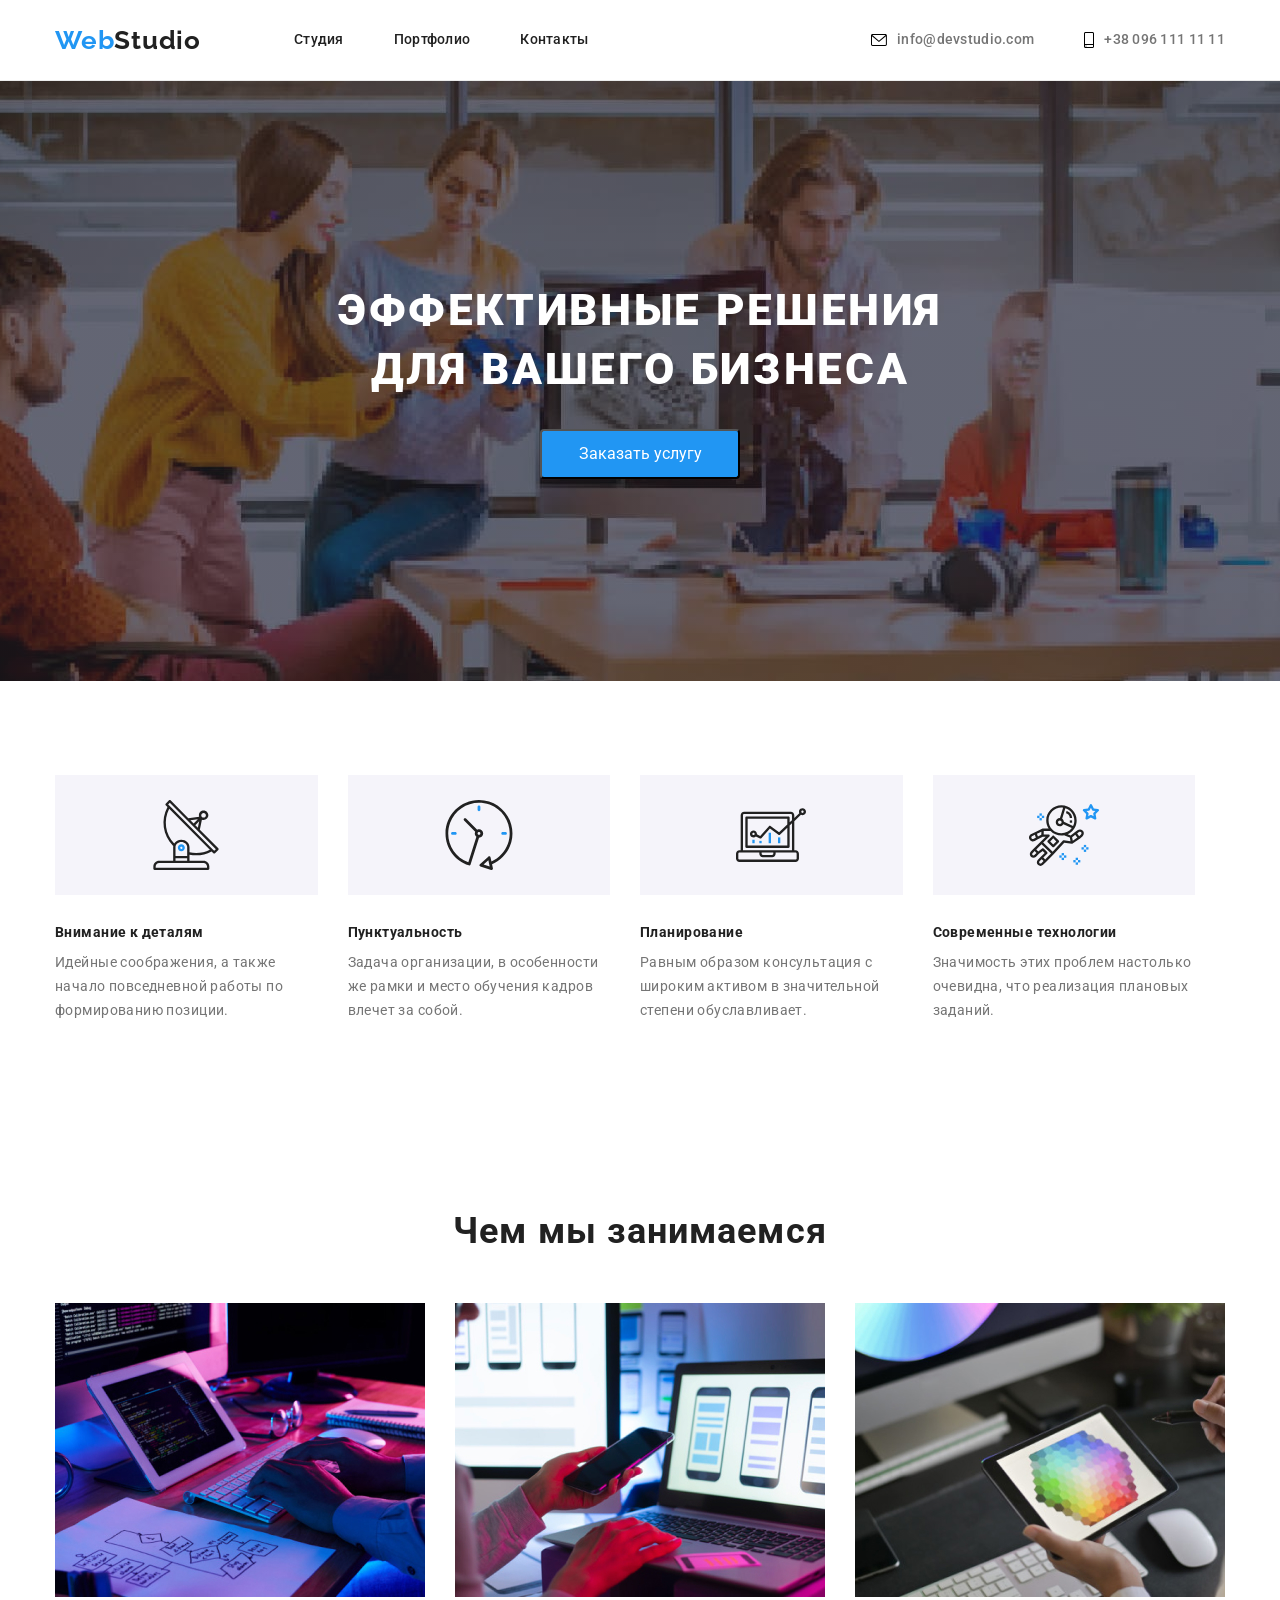
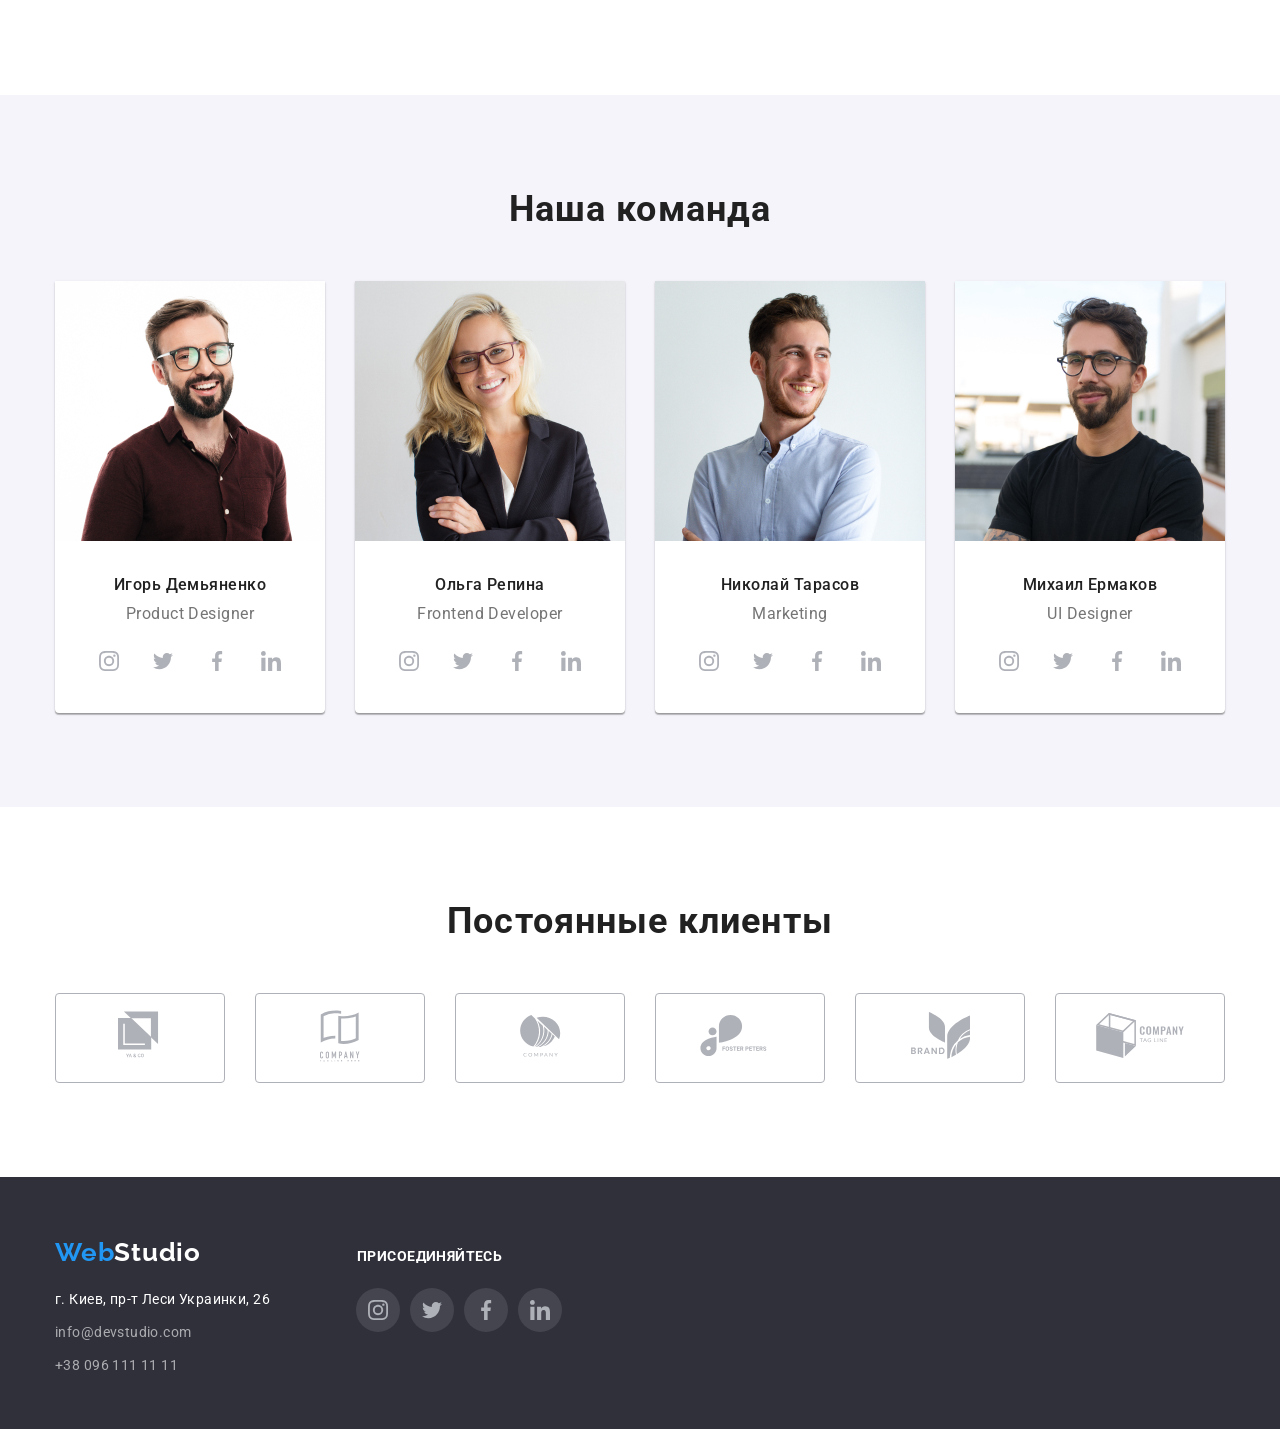
<file: index.html>
<!DOCTYPE html>
<html lang="ru">
<head>
    <meta charset="UTF-8">
    <meta http-equiv="X-UA-Compatible" content="IE=edge">
    <meta name="viewport" content="width=device-width, initial-scale=1.0">
    <title>Document</title>
    <link rel="preconnect" href="https://fonts.gstatic.com"> 
    <link href="https://fonts.googleapis.com/css2?family=Raleway:wght@700&family=Roboto:wght@400;500;700;900&display=swap" rel="stylesheet">
    <link rel="stylesheet" href="https://cdnjs.cloudflare.com/ajax/libs/modern-normalize/1.0.0/modern-normalize.min.css">
    <link rel="stylesheet" href="css/styles.css">
</head>
<body>
    <!-- Шапка -->
    <header class="page-header">
        <div class="container">
            <nav class="main-nav">  
                <a href="./index.html" class="nav-logo"><span class="logo1">Web</span><span class="logo2">Studio</span></a>
                <!-- Навигация на другие страницы -->
                <ul class="site-nav">
                    <li class="nav-list"><a class="nav-link" href="/index.html">Студия</a></li>
                    <li class="nav-list"><a class="nav-link" href="./portfolio.html">Портфолио</a></li>
                    <li class="nav-list"><a class="nav-link" href="">Контакты</a></li>
                </ul>
                <ul class="site-info">
                    <li class="nav-info">
                        <svg width="16px" height="12px">
                            <use href="./images/env-smart.svg#icon-envelope"></use>
                        </svg>
                        <a class="icon-info" href="mailto:info@devstudio.com">info@devstudio.com</a>
                    </li>
                    <li class="nav-info">
                        <svg width="10px" height="16px">
                            <use class="icon-info" href="./images/env-smart.svg#icon-smartphone"></use>
                        </svg>
                        <a class="icon-info" href="tel:+380961111111">+38 096 111 11 11</a></li>   
                </ul>
            </nav>
        </div>
    </header> 
    
    <main>
        <!-- Hero section -->
        <section class="hero-section">
            <div class="container">
                <h1 class="hero-title">Эффективные решения для вашего бизнеса</h1>
                <button type="button" class="hero-button">Заказать услугу</button>
            </div>
        </section>

        <!-- Особенности -->

        <section class="section">
            <div class="container">
                <ul class="site-list">
                <li class="features-list icon-antenna">
                    <h3 class="title">Внимание к деталям</h3>
                    <p class="text">Идейные соображения, а также начало повседневной работы по формированию позиции.</p>
                </li>
                <li class="features-list icon-clock">
                    <h3 class="title icon-diagram">Пунктуальность</h3>
                    <p class="text">Задача организации, в особенности же рамки и место обучения кадров влечет за собой.</p>
                </li>
                <li class="features-list icon-diagram">
                    <h3 class="title">Планирование</h3>
                    <p class="text">Равным образом консультация с широким активом в значительной степени обуславливает.</p>
                </li>
                <li class="features-list icon-astraunavt">
                    <h3 class="title">Современные технологии</h3>
                    <p class="text">Значимость этих проблем настолько очевидна, что реализация плановых заданий.</p>
                </li>
                </ul>
            </div>
            
        </section>

        <!-- Чем мы занимаемся -->
        <section class="section">
            <div class="container">
                <h2 class="section-title">Чем мы занимаемся</h2>
                <ul class="site-list img">
                    <li class="img"><img width="370" src="./images/img1.jpg" alt="Кодировка"></li>
                    <li class="img"><img width="370" src="./images/img2.jpg" alt="Телефон"></li>
                    <li class="img"><img width="370" src="./images/img3.jpg" alt="Планшет"></li>
                </ul>  
            </div> 
        </section>

        <!-- Наша команда -->
        <section class="section ourteam">
            <div class="container">
                <h2 class="section-title">Наша команда</h2>
            <ul class="team-list">
                <li class="team-img">
                    <img width="270" src="./images/portret1.jpg" alt="Игорь Демьяненко">
                    <h4 class="title">Игорь Демьяненко</h4>
                    <p class="text">Product Designer</p>
                    <ul class="icon-society">
                        <li class="list-society">
                            <a class="society" target="blank" rel="noopener noreferrer">
                                <svg width="20px" height="20px">
                                    <use href="./images/society.svg#icon-instagram"></use>
                                </svg>
                            </a>
                        </li>
                        <li class="list-society">
                            <a class="society" target="blank" rel="noopener noreferrer">
                                <svg width="20px" height="20px">
                                    <use href="./images/society.svg#icon-twitter"></use>
                                </svg>
                            </a>
                        </li>
                        <li class="list-society">
                            <a class="society" target="blank" rel="noopener noreferrer">
                                <svg width="20px" height="20px">
                                    <use href="./images/society.svg#icon-facebook"></use>
                                </svg>
                        </a>
                        </li>
                        <li class="list-society">
                            <a class="society" target="blank" rel="noopener noreferrer">
                                <svg width="20px" height="20px">
                                    <use href="./images/society.svg#icon-linkedin"></use>
                                </svg>
                            </a>
                        </li>
                    </ul>
                </li>
                <li class="team-img">
                    <img width="270" src="./images/portret2.jpg" alt="Ольга Репина">
                    <h4 class="title">Ольга Репина</h4>
                    <p class="text">Frontend Developer</p>
                    <ul class="icon-society">
                        <li class="list-society">
                            <a class="society" target="blank" rel="noopener noreferrer">
                                <svg width="20px" height="20px">
                                    <use href="./images/society.svg#icon-instagram"></use>
                                </svg>
                            </a>
                        </li>
                        <li class="list-society">
                            <a class="society" target="blank" rel="noopener noreferrer">
                                <svg width="20px" height="20px">
                                    <use href="./images/society.svg#icon-twitter"></use>
                                </svg>
                            </a>
                        </li>
                        <li class="list-society">
                            <a class="society" target="blank" rel="noopener noreferrer">
                                <svg width="20px" height="20px">
                                    <use href="./images/society.svg#icon-facebook"></use>
                                </svg>
                        </a>
                        </li>
                        <li class="list-society">
                            <a class="society" target="blank" rel="noopener noreferrer">
                                <svg width="20px" height="20px">
                                    <use href="./images/society.svg#icon-linkedin"></use>
                                </svg>
                            </a>
                        </li>
                    </ul>
                </li>
                <li class="team-img">
                    <img width="270" src="./images/portret3.jpg" alt="Николай Тарасов">
                    <h4 class="title">Николай Тарасов</h4>
                    <p class="text">Marketing</p>
                    <ul class="icon-society">
                        <li class="list-society">
                            <a class="society" target="blank" rel="noopener noreferrer">
                                <svg width="20px" height="20px">
                                    <use href="./images/society.svg#icon-instagram"></use>
                                </svg>
                            </a>
                        </li>
                        <li class="list-society">
                            <a class="society" target="blank" rel="noopener noreferrer">
                                <svg width="20px" height="20px">
                                    <use href="./images/society.svg#icon-twitter"></use>
                                </svg>
                            </a>
                        </li>
                        <li class="list-society">
                            <a class="society" target="blank" rel="noopener noreferrer">
                                <svg width="20px" height="20px">
                                    <use href="./images/society.svg#icon-facebook"></use>
                                </svg>
                        </a>
                        </li>
                        <li class="list-society">
                            <a class="society" target="blank" rel="noopener noreferrer">
                                <svg width="20px" height="20px">
                                    <use href="./images/society.svg#icon-linkedin"></use>
                                </svg>
                            </a>
                        </li>
                    </ul>
                </li>
                <li class="team-img">
                    <img width="270" src="./images/portret4.jpg" alt="Михаил Ермаков">
                    <h4 class="title">Михаил Ермаков</h4>
                    <p class="text">UI Designer</p>
                    <ul class="icon-society">
                        <li class="list-society">
                            <a class="society" target="blank" rel="noopener noreferrer">
                                <svg width="20px" height="20px">
                                    <use href="./images/society.svg#icon-instagram"></use>
                                </svg>
                            </a>
                        </li>
                        <li class="list-society">
                            <a class="society" target="blank" rel="noopener noreferrer">
                                <svg width="20px" height="20px">
                                    <use href="./images/society.svg#icon-twitter"></use>
                                </svg>
                            </a>
                        </li>
                        <li class="list-society">
                            <a class="society" target="blank" rel="noopener noreferrer">
                                <svg width="20px" height="20px">
                                    <use href="./images/society.svg#icon-facebook"></use>
                                </svg>
                        </a>
                        </li>
                        <li class="list-society">
                            <a class="society" target="blank" rel="noopener noreferrer">
                                <svg width="20px" height="20px">
                                    <use href="./images/society.svg#icon-linkedin"></use>
                                </svg>
                            </a>
                        </li>
                    </ul>
                </li>
            </ul>
            </div>
        </section>

        <!-- Постоянные клиенты -->
        <section class="section">
            <div class="container">
                <h2 class="section-title">Постоянные клиенты</h2>
                <ul class="clients-list">
                    <li class="icon-list1">
                        <button class="button-client">
                            <svg class="button-logo1" width="44.27px" height="52px">
                                <use href="./images/logos.svg#icon-logo-1"></use>
                            </svg>
                        </button>
                    </li>
                    <li class="icon-list2">
                        <button class="button-client">
                            <svg class="button-logo2" width="40px" height="52px">
                                <use href="./images/logos.svg#icon-logo-2"></use>
                            </svg>
                        </button>
                    </li>
                    <li class="icon-list3">
                        <button class="button-client">
                            <svg class="button-logo3" width="41px" height="42px">
                                <use href="./images/logos.svg#icon-logo-3"></use>
                            </svg>
                        </button>
                    </li>
                    <li class="icon-list4">
                        <button class="button-client">
                            <svg class="button-logo4" width="79.66px" height="42.02px">
                                <use href="./images/logos.svg#icon-logo-4"></use>
                            </svg>
                        </button>
                    </li>
                    <li class="icon-list5">
                        <button class="button-client">
                            <svg class="button-logo5" width="59px" height="47px">
                                <use href="./images/logos.svg#icon-logo-5"></use>
                            </svg>
                        </button>
                    </li>
                    <li class="icon-list6">
                        <button class="button-client">
                            <svg class="button-logo6" width="88.48px" height="45.44px">
                                <use href="./images/logos.svg#icon-logo-6"></use>
                            </svg>
                        </button>
                    </li>
                </ul>
            </div>
        </section>
    </main>

    <!-- Подвал -->
    <footer class="page-footer">
        <div class="container">
            <div class="nav-logo-footer">
                <a href="./index.html"><span class="logo1">Web</span><span class="logo2footer">Studio</span></a>
                <h3 class="connect">присоединяйтесь</h3>
            </div>
            <div class="address-icons">
                <ul class="footer">
                    <li>
                        <address class="footer-address">г. Киев, пр-т Леси Украинки, 26</address>
                    </li>
                    <li class="footer-mail"><a class="mail-tel" href="mailto:info@devstudio.com">info@devstudio.com</a></li>
                    <li class="footer-tel"><a class="mail-tel" href="tel:+380961111111">+38 096 111 11 11</a></li>
                </ul>
                    <ul class="footer-icons">
                        <li class="list-society">
                            <a class="society" target="blank" rel="noopener noreferrer">
                                <svg width="20px" height="20px">
                                    <use href="./images/society.svg#icon-instagram"></use>
                                </svg>
                            </a>
                        </li>
                        <li class="list-society">
                            <a class="society" target="blank" rel="noopener noreferrer">
                                <svg width="20px" height="20px">
                                    <use href="./images/society.svg#icon-twitter"></use>
                                </svg>
                            </a>
                        </li>
                        <li class="list-society">
                            <a class="society" target="blank" rel="noopener noreferrer">
                                <svg width="20px" height="20px">
                                    <use href="./images/society.svg#icon-facebook"></use>
                                </svg>
                        </a>
                        </li>
                        <li class="list-society">
                            <a class="society" target="blank" rel="noopener noreferrer">
                                <svg width="20px" height="20px">
                                    <use href="./images/society.svg#icon-linkedin"></use>
                                </svg>
                            </a>
                        </li>
                    </ul>
            </div>
        </div>
    </footer>

</body>
</html>
</file>
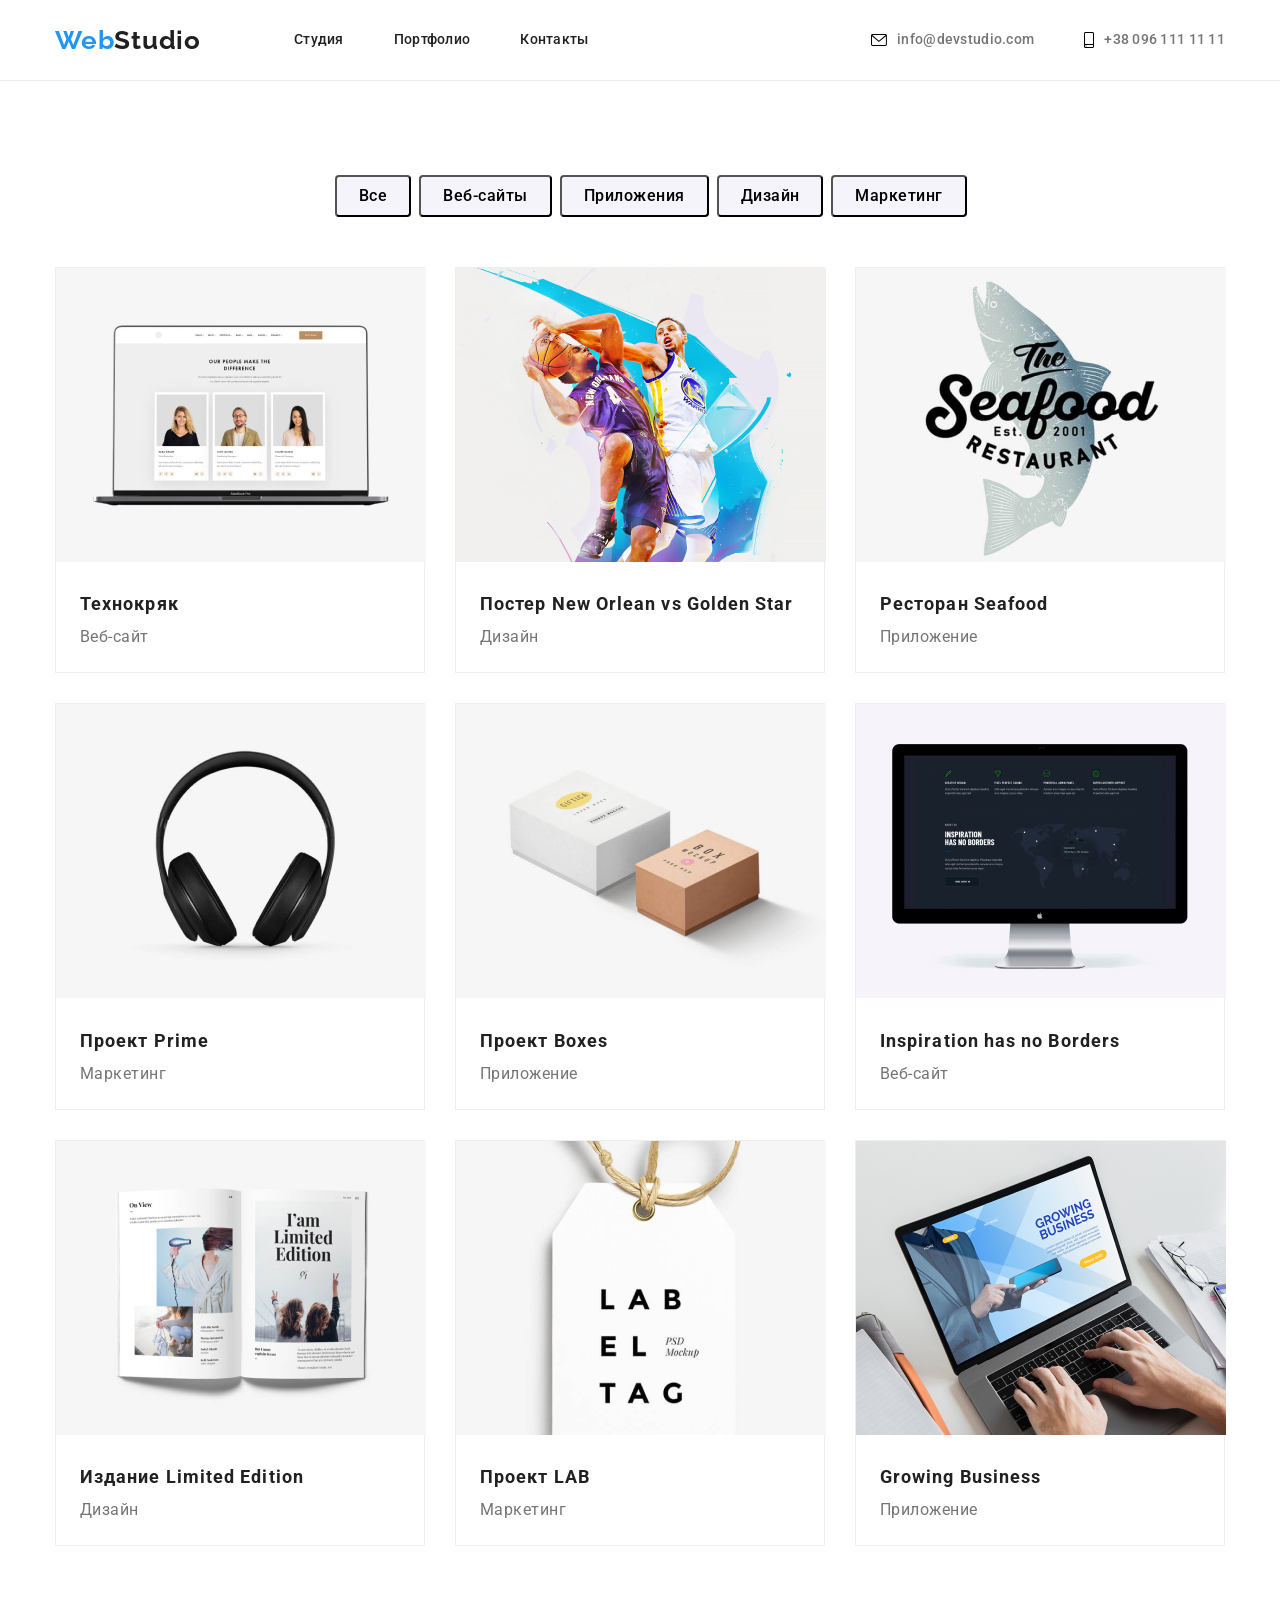
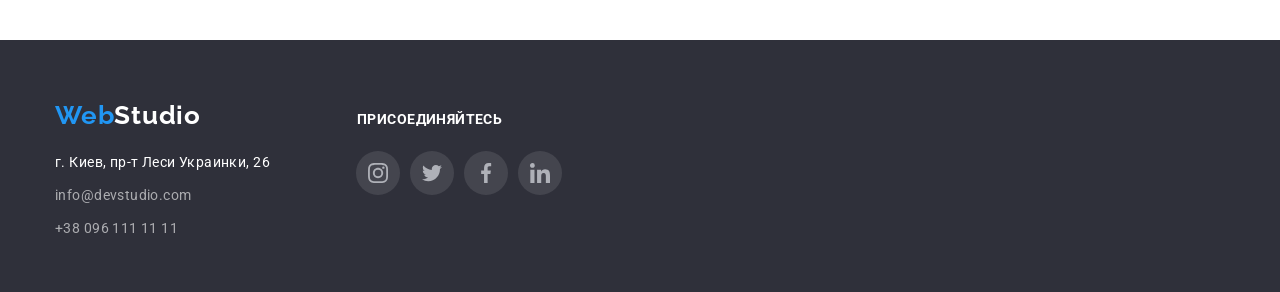
<file: portfolio.html>
<!DOCTYPE html>
<html lang="ru">
<head>
    <meta charset="UTF-8">
    <meta http-equiv="X-UA-Compatible" content="IE=edge">
    <meta name="viewport" content="width=device-width, initial-scale=1.0">
    <title>Document</title>
    <link rel="preconnect" href="https://fonts.gstatic.com"> 
    <link href="https://fonts.googleapis.com/css2?family=Raleway:wght@700&family=Roboto:wght@400;500;700;900&display=swap" rel="stylesheet">
    <link rel="stylesheet" href="https://cdnjs.cloudflare.com/ajax/libs/modern-normalize/1.0.0/modern-normalize.min.css">
    <link rel="stylesheet" href="css/styles.css">
</head>
<body>
    <!-- Шапка -->
    <header class="page-header">
        <div class="container">
            <nav class="main-nav">  
                <a href="./index.html" class="nav-logo"><span class="logo1">Web</span><span class="logo2">Studio</span></a>
                <!-- Навигация на другие страницы -->
                <ul class="site-nav">
                    <li class="nav-list"><a class="nav-link" href="./index.html">Студия</a></li>
                    <li class="nav-list"><a class="nav-link" href="./portfolio.html">Портфолио</a></li>
                    <li class="nav-list"><a class="nav-link" href="">Контакты</a></li>
                </ul>
                <ul class="site-info">
                    <li class="nav-info">
                        <svg width="16px" height="12px">
                            <use href="./images/env-smart.svg#icon-envelope"></use>
                        </svg>
                        <a class="icon-info" href="mailto:info@devstudio.com">info@devstudio.com</a>
                    </li>
                    <li class="nav-info">
                        <svg width="10px" height="16px">
                            <use class="icon-info" href="./images/env-smart.svg#icon-smartphone"></use>
                        </svg>
                        <a class="icon-info" href="tel:+380961111111">+38 096 111 11 11</a></li>   
                </ul>
            </nav>
        </div>
    </header>
      
    <main>
           <!-- Filters section -->
        <section class="section">
            <div class="container">
                <ul class="filter">
                    <li><button type="button" class="filter-button">Все</button></li>
                    <li><button type="button" class="filter-button">Веб-сайты</button></li>
                    <li><button type="button" class="filter-button">Приложения</button></li>
                    <li><button type="button" class="filter-button">Дизайн</button></li>
                    <li><button type="button" class="filter-button">Маркетинг</button></li>
                </ul> 
            </div>
            <!-- Портфолио -->
            <div class="container">
                <ul class="portfolio">
                    <li class="portfolio-card">
                        <img width="370" src="./images/Projects/project1.jpg" alt="Ноутбук">
                            <div class="frame">
                                <h2 class="title">Технокряк</h2>
                                <p class="text">Веб-сайт</p>
                            </div>
                    </li>
                    <li class="portfolio-card">
                        <img width="370" src="./images/Projects/project2.jpg" alt="Баскетбол">
                            <div class="frame">
                                <h2 class="title">Постер New Orlean vs Golden Star</h2>
                                <p class="text">Дизайн</p>
                            </div>
                    </li>
                    <li class="portfolio-card">
                        <img width="370" src="./images/Projects/project3.jpg" alt="Ресторан">
                            <div class="frame">
                                <h2 class="title">Ресторан Seafood</h2>
                                <p class="text">Приложение</p>
                            </div>
                    </li>
                    <li class="portfolio-card">
                        <img width="370" src="./images/Projects/project4.jpg" alt="Наушники">
                            <div class="frame">
                                <h2 class="title">Проект Prime</h2>
                                <p class="text">Маркетинг</p>
                            </div>
                    </li>
                    <li class="portfolio-card">
                        <img width="370" src="./images/Projects/project5.jpg" alt="Коробки">
                            <div class="frame">
                                <h2 class="title">Проект Boxes</h2>
                                <p class="text">Приложение</p>
                            </div>
                    </li>
                    <li class="portfolio-card">
                        <img width="370" src="./images/Projects/project6.jpg" alt="Монитор">
                            <div class="frame">
                                <h2 class="title">Inspiration has no Borders</h2>
                                <p class="text">Веб-сайт</p>
                            </div>
                    </li>
                    <li class="portfolio-card">
                        <img width="370" src="./images/Projects/project7.jpg" alt="Книга">
                            <div class="frame">
                                <h2 class="title">Издание Limited Edition</h2>
                                <p class="text">Дизайн</p>
                            </div>
                    </li>
                    <li class="portfolio-card">
                        <img width="370" src="./images/Projects/project8.jpg" alt="Бирка">
                            <div class="frame">
                                <h2 class="title">Проект LAB</h2>
                                <p class="text">Маркетинг</p>
                            </div>
                    </li>
                    <li class="portfolio-card">
                        <img width="370" src="./images/Projects/project9.jpg" alt="Ноутбук">
                            <div class="frame">
                                <h2 class="title">Growing Business</h2>
                                <p class="text">Приложение</p>
                            </div>
                    </li>
                </ul>
            </div>
        </section>
    </main>

    <!-- Подвал -->
    <footer class="page-footer">
        <div class="container">
            <div class="nav-logo-footer">
                <a href="./index.html"><span class="logo1">Web</span><span class="logo2footer">Studio</span></a>
                <h3 class="connect">присоединяйтесь</h3>
            </div>
            <div class="address-icons">
                <ul class="footer">
                    <li>
                        <address class="footer-address">г. Киев, пр-т Леси Украинки, 26</address>
                    </li>
                    <li class="footer-mail"><a class="mail-tel" href="mailto:info@devstudio.com">info@devstudio.com</a></li>
                    <li class="footer-tel"><a class="mail-tel" href="tel:+380961111111">+38 096 111 11 11</a></li>
                </ul>
                    <ul class="footer-icons">
                        <li class="list-society">
                            <a class="society" target="blank" rel="noopener noreferrer">
                                <svg width="20px" height="20px">
                                    <use href="./images/society.svg#icon-instagram"></use>
                                </svg>
                            </a>
                        </li>
                        <li class="list-society">
                            <a class="society" target="blank" rel="noopener noreferrer">
                                <svg width="20px" height="20px">
                                    <use href="./images/society.svg#icon-twitter"></use>
                                </svg>
                            </a>
                        </li>
                        <li class="list-society">
                            <a class="society" target="blank" rel="noopener noreferrer">
                                <svg width="20px" height="20px">
                                    <use href="./images/society.svg#icon-facebook"></use>
                                </svg>
                        </a>
                        </li>
                        <li class="list-society">
                            <a class="society" target="blank" rel="noopener noreferrer">
                                <svg width="20px" height="20px">
                                    <use href="./images/society.svg#icon-linkedin"></use>
                                </svg>
                            </a>
                        </li>
                    </ul>
            </div>
        </div>
    </footer>
</body>
</html>
</file>
<file: css/styles.css>
:root {
    --primary-text-color: #212121;
    --secondary-text-color: #757575;
    --accent-color: #2196F3;
    --focus-color: red;

}

body {
    font-family: Roboto, sans-serif;
    color: var(--primary-text-color);
    background-color: #FFFFFF;
}

.page-header {
    border-bottom: 1px solid #ECECEC;
}

.container {
    margin-left: auto;
    margin-right: auto;
    width: 1200px;
    padding-left: 15px;
    padding-right: 15px;
}

.section {
    padding-top: 94px;
    padding-bottom: 94px;
}

ul {
    list-style: none;
    padding: 0;
    margin: 0;
}

a {
    text-decoration: none;
}

/* Шапка */

.logo1{
    font-family: Raleway;
    font-weight: 700;
    font-size: 26px;
    line-height: 1.19;
    letter-spacing: 0.03em;
    color: var(--accent-color);
}

.logo2{
    font-family: Raleway;
    font-weight: 700;
    font-size: 26px;
    line-height: 1.19;
    letter-spacing: 0.03em;
    color: var(--primary-text-color);
}

.main-nav {
    display: flex;
    align-items: center;
    height: 80px;
}

.site-nav {
    display: flex;
    margin-left: 93px;
}

.site-nav .nav-list:not(:last-child) {
    margin-right: 50px;
}

.nav-list{
    font-weight: 500;
    font-size: 14px;
    line-height: 1.14;
    letter-spacing: 0.02em;
}

.nav-link {
color: #212121;
}

.site-info {
    display: flex;
    margin-left: auto;
    align-items: center;
}

.site-info .nav-info:not(:last-child) {
    margin-right: 50px;
}

.nav-info{
    display: flex;
    align-items: center;
    font-weight: 500;
    font-size: 14px;
    line-height: 1.14;
    letter-spacing: 0.02em;
    color: var(--secondary-text-color);

    cursor: pointer;
}

.icon-info {
    margin-left: 10px;
    color: #757575;
}

.nav-link:hover,
.icon-info:hover,
.nav-list:hover,
.nav-info:hover,
.icon-info:focus,
.nav-link:focus,
.nav-list:focus,
.nav-info:focus {
    fill: var(--accent-color);
    color: var(--accent-color);
}

/* Hero section */

.hero-section {
    height: 600px;

    text-align: center;

    background-color: #2F303A;
    background-image: linear-gradient(
        to right,
        rgba(47, 48, 58, 0.4),
        rgba(47, 48, 58, 0.4)
      ),
      url(../images/hero.jpg);
    background-repeat: no-repeat;
    background-position: center;
    background-size: cover;
}

.hero-title {
    width: 696px;
    margin: 0px auto 30px auto;
    padding-top: 200px;

    font-weight: 900;
    font-size: 44px;
    line-height: 1.34;
    letter-spacing: 0.06em;
    text-align: center;
    text-transform: uppercase;
    color: #FFFFFF;
}

.hero-title.centered {
    text-align: center;
}

.hero-button {
    border-radius: 4px;
    width: 200px;
    height: 50px;
    color: white;
    background: #2196F3;
}

.hero-button:hover,
.hero-button:focus {
    background-color: #188CE8;
}

.filter {
    display: flex;
    margin-bottom: 50px;
}

.filter-button {
    margin-right: 8px;
    padding: 6px 22px 6px 22px;
    font-weight: 500;
    font-size: 16px;
    line-height: 1.625;
    letter-spacing: 0.03em;
    text-align: center;
    border-radius: 4px;
    background: #F5F4FA;
}

.filter:first-child {
    margin-left: 280px;
}

.filter:last-child {
    margin-right: 0;
}

.filter-button:hover,
.filter-button:focus {
    color: #FFFFFF;
    background-color: var(--accent-color);
    box-shadow: 0px 3px 1px rgba(0, 0, 0, 0.1), 0px 1px 2px rgba(0, 0, 0, 0.08), 0px 2px 2px rgba(0, 0, 0, 0.12);
}

button {
    cursor: pointer;
}

/* Section title */

.section-title {
    margin-top: 0;
    margin-bottom: 50px;
    text-align: center;
    font-weight: 700;
    font-size: 36px;
    line-height: 1.16;
    letter-spacing: 0.03em;
}

/* Особенности */

.site-list {
    display: flex;
}

.features-list {
    width: 270px;
    margin-right: 30px;
}

.features-list::before {
    display: block;
    content: '';
    height: 120px;
    margin-bottom: 30px;

    background-color: #F5F4FA;
    background-size: 70px;
    background-repeat: no-repeat;
    background-position: center;
}

.icon-antenna::before {
    background-image: url(../images/antenna.svg); 
}

.icon-clock::before {
    background-image: url(../images/clock.svg); 
}

.icon-diagram::before {
    background-image: url(../images/diagram.svg); 
}

.icon-astraunavt::before {
    background-image: url(../images/astronaut.svg); 
}

.site-list .features-list + .feastures-list {
    margin-top: 30px;
}


.site-list .title {
    margin-top: 0;
    margin-bottom: 10px;
    font-weight: 700;
    font-size: 14px;
    line-height: 1.14;
    letter-spacing: 0.03em;
}

.site-list .text {
    margin-top: 0;
    margin-bottom: 0;
    font-size: 14px;
    line-height: 1.71;
    letter-spacing: 0.03em;
    color: var(--secondary-text-color);
}

/* Чем мы занимаемся */

.img {
    justify-content: space-between;
}

/* Наша команда */

.ourteam {
    background-color: #F5F4FA;
}

.team-img {
    width: 270px;
    margin-right: 30px;
    box-shadow: 0px 1px 3px rgba(0, 0, 0, 0.12), 0px 1px 1px rgba(0, 0, 0, 0.14), 0px 2px 1px rgba(0, 0, 0, 0.2);
    border-radius: 0px 0px 4px 4px;
    background-color: #FFFFFF;
}

.team-list {
    display: flex;
}

.team-list .title {
    margin-top: 30px;
    margin-bottom: 10px;
    font-weight: 500;
    font-size: 16px;
    line-height: 1.19;
    letter-spacing: 0.03em;
    text-align: center;
}

.team-list .text {
    margin-top: 0;
    margin-bottom: 16px;
    font-size: 16px;
    line-height: 1.19;
    letter-spacing: 0.03em;
    text-align: center;
    color: var(--secondary-text-color);
}

.icon-society {
    display: flex;
    padding: 0;
    margin: 16px 32px 30px 32px;
    list-style: none;
}

.list-society {
    display: block;
    content: '';
    margin-right: 10px;
    border-radius: 50%;

    cursor: pointer;
}

.society {
    display: flex;
    justify-content: center;
    align-items: center;
    width: 44px;
    height: 44px;
    border-radius: 50%;
    background-color: rgba(255, 255, 255, 0.1);
    fill: #AFB1B8;
}

.society:hover {
    fill: white;
    background-color: var(--accent-color);
}

/* Постоянные клиенты */

.clients-list {
    display: flex;
    padding: 0;
    margin: 0;
    list-style: none;
}

.button-client {
    display: block;
    content: '';
    width: 170px;
    height: 90px;
    margin-right: 30px;

    fill: #AFB1B8;
    background-color: white;

    border: 1px solid #AFB1B8;
    box-sizing: border-box;
    border-radius: 4px;

    cursor: pointer;
}

.clients-list:last-child {
    margin-right: 0;
}

.button-client:hover {
    border: 1px solid #2196F3;
    fill: #2196F3;
}

/* Портфолио */

.portfolio {
    display: flex;
    flex-wrap: wrap;
}

.portfolio-card:hover {
    box-shadow: 0px 1px 1px rgba(0, 0, 0, 0.12), 0px 4px 4px rgba(0, 0, 0, 0.06), 1px 4px 6px rgba(0, 0, 0, 0.16);
}

.portfolio-card {
    width: calc((100% - 60px) / 3);
    margin-right: 30px;
    margin-bottom: 30px;
    border: 1px solid #EEEEEE;
    box-sizing: border-box;
}

.portfolio-card:nth-child(3n) {
    margin-right: 0px;
}

.portfolio-card:nth-last-child(-n+3) {
    margin-bottom: 0px;
}

.portfolio .title {
    margin-top: 0;
    margin-bottom: 0;
    margin-left: 0;
    font-weight: bold;
    font-size: 18px;
    line-height: 2;
    letter-spacing: 0.06em;
    color: #212121;
}

.portfolio .text {
    margin-top: 0;
    margin-bottom: 0;
    margin-left: 0;
    font-size: 16px;
    line-height: 1.875;
    letter-spacing: 0.03em;
    color: #757575;
}

.frame {
    margin-top: 20px;
    margin-bottom: 20px;
    margin-left: 24px;
}

/* Подвал */

.logo2footer {
    font-family: Raleway;
    font-weight: 700;
    font-size: 26px;
    line-height: 1.19;
    letter-spacing: 0.03em;
    color: #FFFFFF;
}

.page-footer {
    height: 252px;
    padding-top: 60px;

    background-color: #2F303A;
}

.address-icons {
    display: flex;
}

.footer {
    width: 231px;
}

.footer-icons {
    display: flex;
    margin-left: 70px;
}

.footer-address:hover,
.mail-tel:hover,
.footer-address:focus,
.mail-tel:focus {
    color: var(--accent-color);
}

.nav-logo-footer {
    margin-bottom: 20px;
    display: flex;
    align-items: baseline;
}

.connect {
    margin: 0;
    padding: 0;
    margin-left: 156px;

    font-weight: bold;
    font-size: 14px;
    line-height: 1.14;
    letter-spacing: 0.03em;
    text-transform: uppercase;
    color: #FFFFFF;
}

.footer-address {
    margin-bottom: 9px;

    font-style: normal;
    font-weight: normal;
    font-size: 14px;
    line-height: 1.71;
    letter-spacing: 0.03em;
    color: #FFFFFF;

    cursor: pointer;
}

.footer-mail {
    margin-bottom: 9px;
    font-size: 14px;
    line-height: 1.71;
    letter-spacing: 0.03em;
    color: rgba(255, 255, 255, 0.6);
}

.footer-tel {
    margin-bottom: 0;
    font-size: 14px;
    line-height: 1.71;
    letter-spacing: 0.03em;
}

.mail-tel {
    color: rgba(255, 255, 255, 0.6);
}

.footer-logo {
    display: block;
}
</file>
